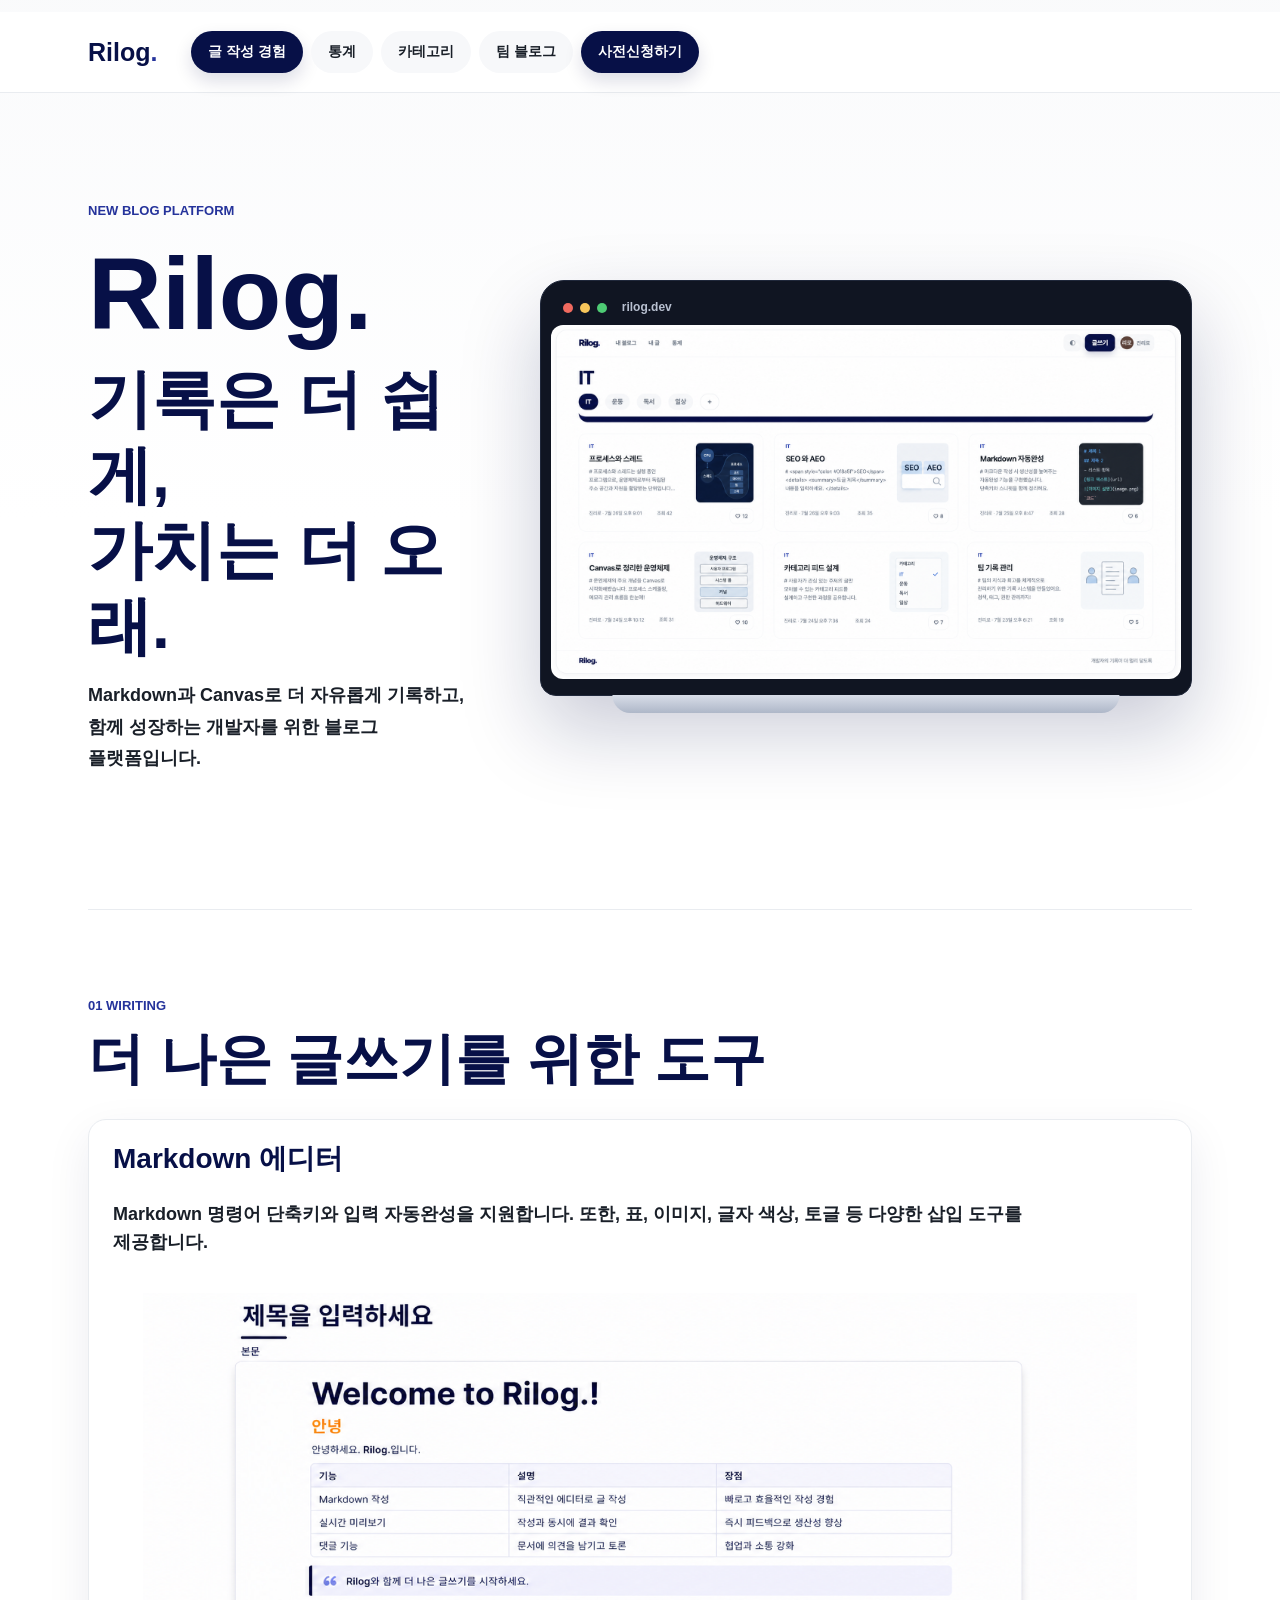
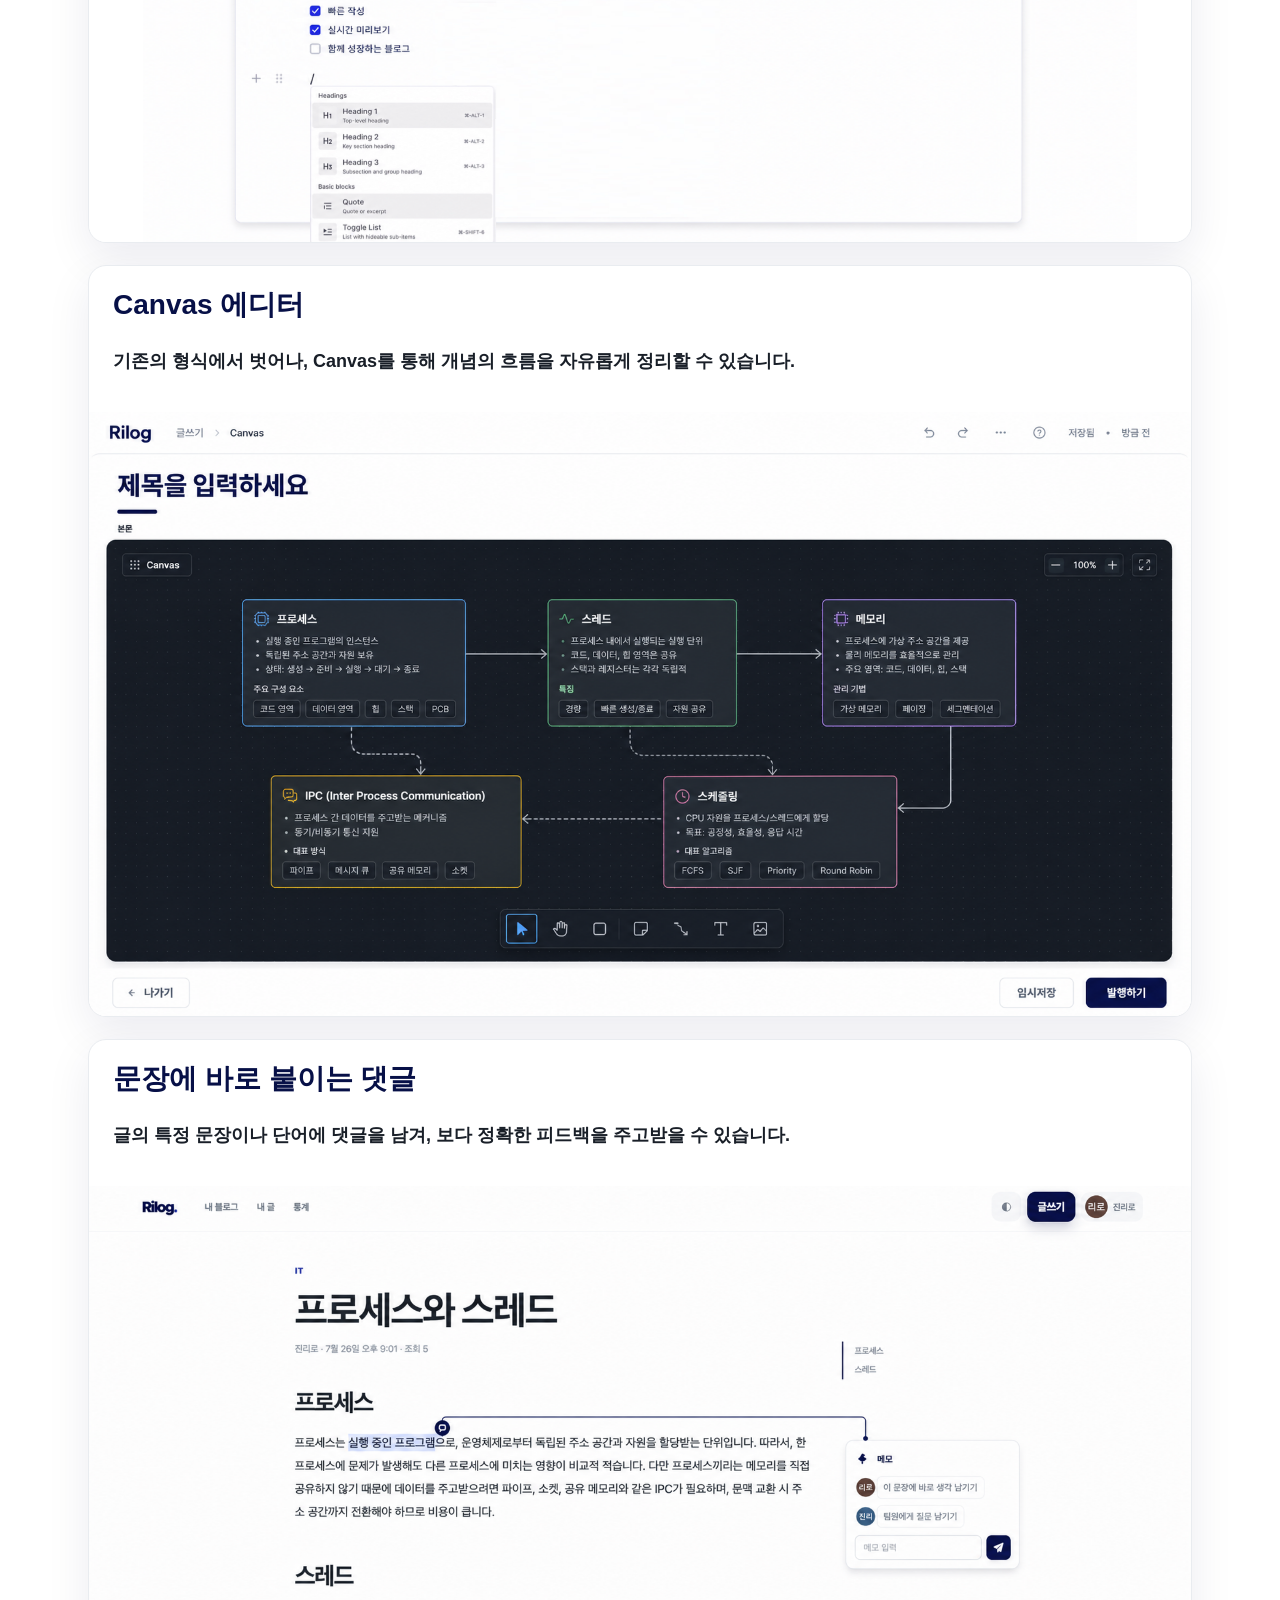
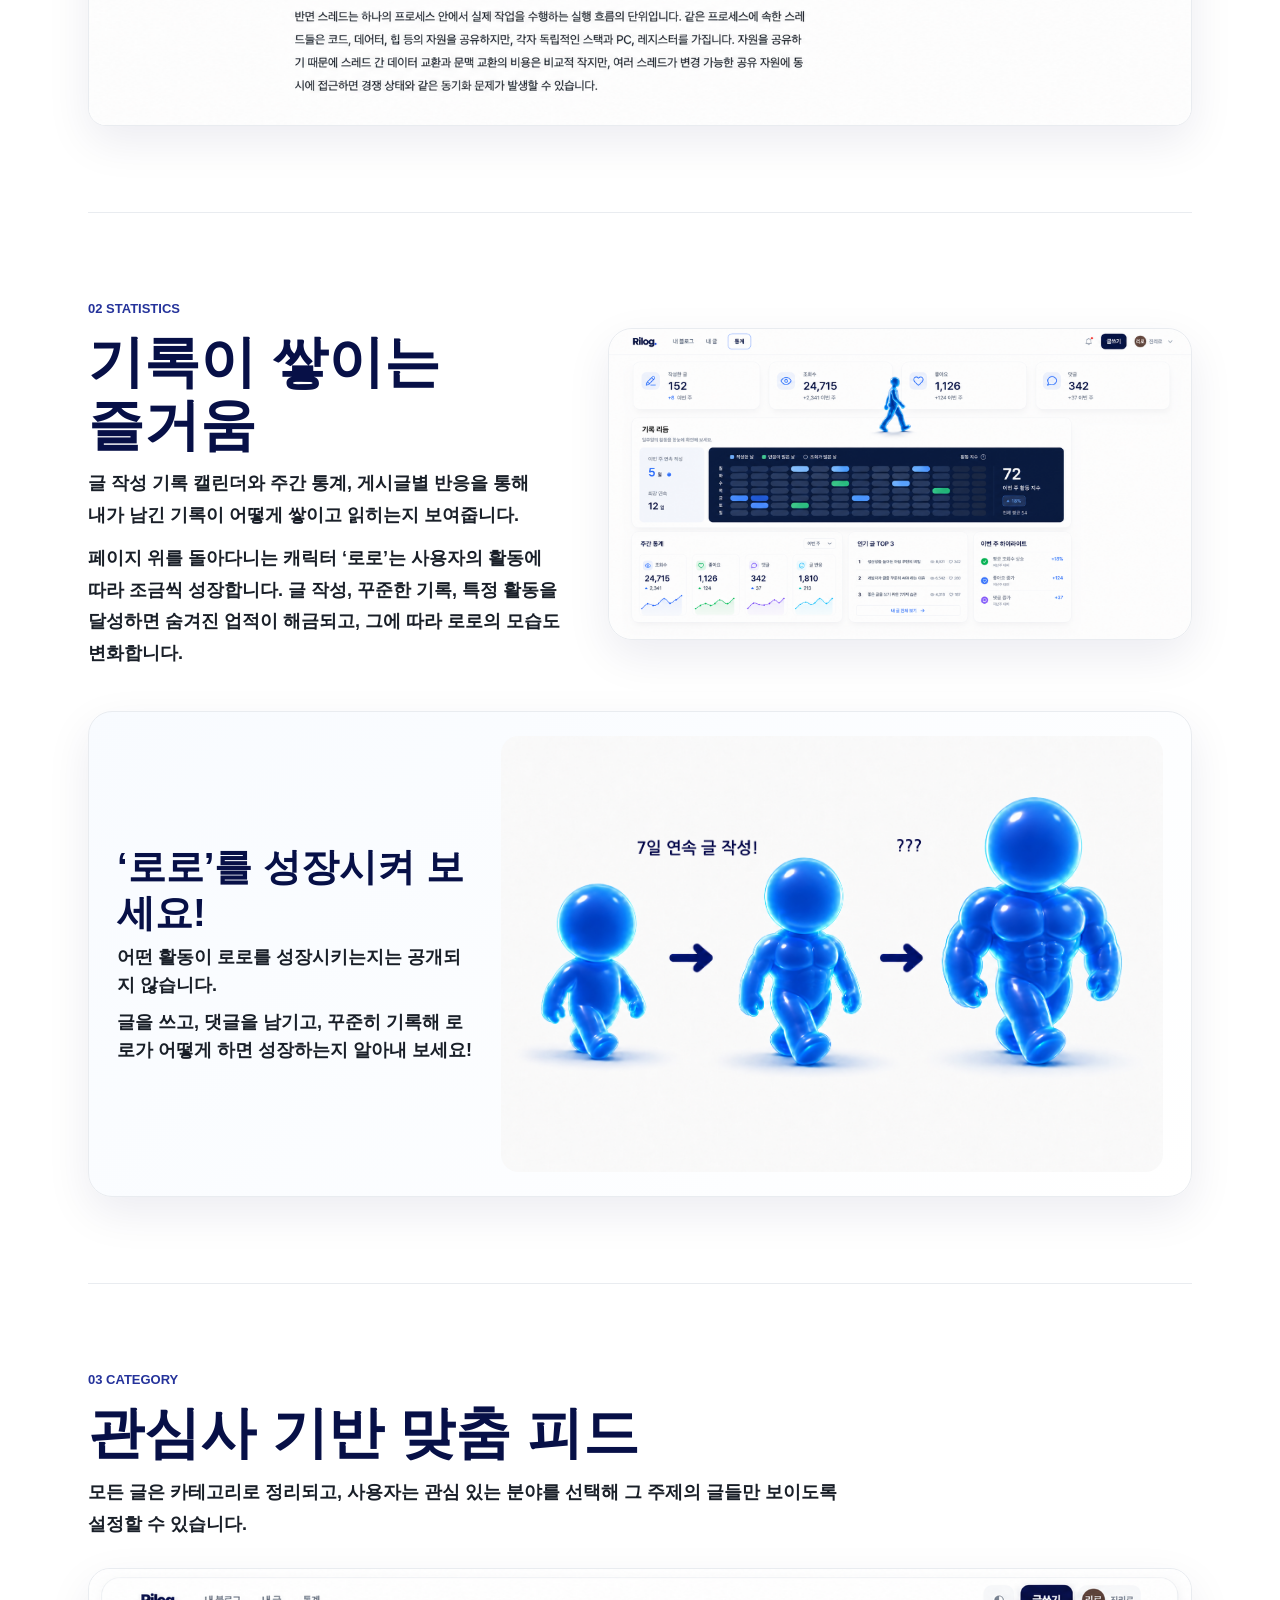
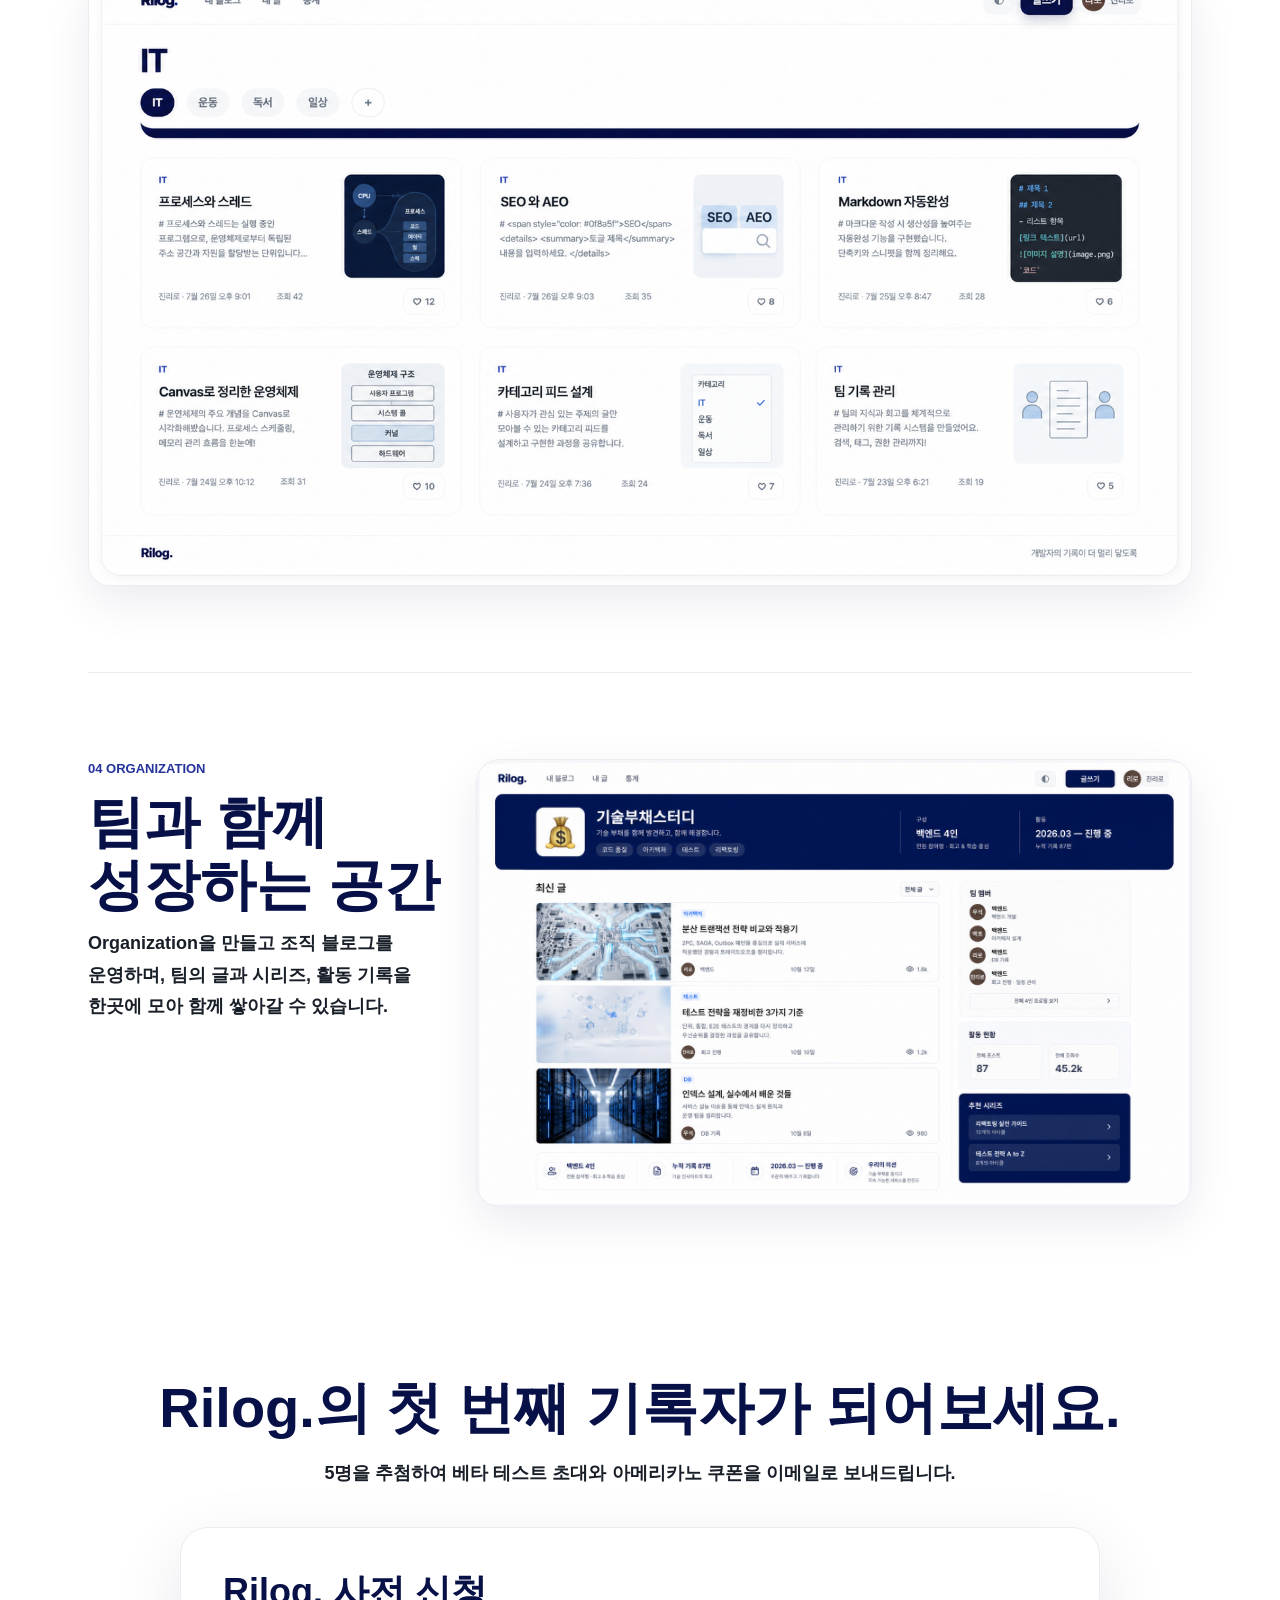
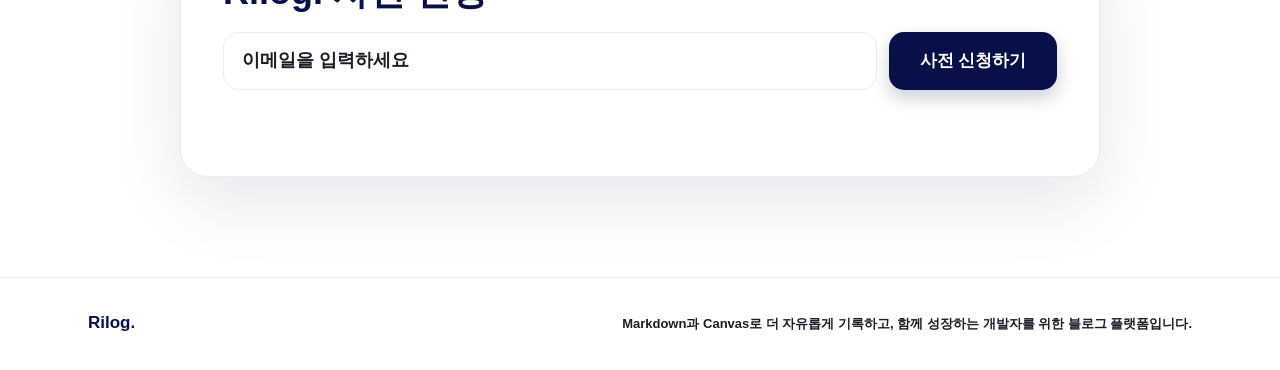
<file: index.html>
<!doctype html>
<html lang="ko">
<head>
    <meta charset="UTF-8">
    <meta name="viewport" content="width=device-width, initial-scale=1">
    <meta name="theme-color" content="#071047">
    <meta name="description" content="Rilog. 소개 페이지">
    <title>Rilog. — 새로운 기록 플랫폼</title>
    <link rel="icon" href="/icon.png" type="image/png">
    <link rel="stylesheet" href="/css/landing-base.css">
    <link rel="stylesheet" href="/css/landing.css">
</head>
<body class="landing-body">
<a class="skip-link" href="#main-content">본문으로 건너뛰기</a>
<header class="app-header landing-header">
    <div class="header-inner">
        <a class="brand" href="/landing.html" aria-label="Rilog. 소개">Rilog<span>.</span></a>
        <nav class="primary-nav landing-section-nav" aria-label="소개 섹션 바로가기">
            <a class="nav-link is-active" href="#landing-writing" aria-current="true">글 작성 경험</a>
            <a class="nav-link" href="#landing-stats">통계</a>
            <a class="nav-link" href="#landing-feed">카테고리</a>
            <a class="nav-link" href="#landing-org">팀 블로그</a>
            <a class="nav-link nav-link-cta" href="#landing-waitlist">사전신청하기</a>
        </nav>
    </div>
</header>

<main id="main-content" tabindex="-1">
    <section class="landing-hero">
        <div class="landing-hero-copy">
            <span class="landing-eyebrow">NEW BLOG PLATFORM</span>
            <h1>Rilog.</h1>
            <h2 class="landing-hero-title">기록은 더 쉽게,<br>가치는 더 오래.</h2>
            <p>Markdown과 Canvas로 더 자유롭게 기록하고,<br>함께 성장하는 개발자를 위한 블로그 플랫폼입니다.</p>
        </div>
        <div class="landing-laptop">
            <div class="landing-browser-chrome" aria-hidden="true">
                <span></span>
                <span></span>
                <span></span>
                <strong>rilog.dev</strong>
            </div>
            <div class="landing-laptop-screen">
                <img src="/images/landing/category-feed-curated.png" alt="맥북에서 실행 중인 Rilog. 카테고리 피드 화면">
            </div>
        </div>
    </section>

    <section class="landing-section landing-writing" id="landing-writing">
        <div class="landing-section-copy">
            <span class="landing-eyebrow">01 WIRITING</span>
            <h2>더 나은 글쓰기를 위한 도구</h2>
        </div>
        <div class="landing-screen-grid">
            <article class="landing-screen-card">
                <div class="landing-screen-card-copy">
                    <strong>Markdown 에디터</strong>
                    <p>Markdown 명령어 단축키와 입력 자동완성을 지원합니다. 또한, 표, 이미지, 글자 색상, 토글 등 다양한 삽입 도구를 제공합니다.</p>
                </div>
                <img class="landing-screen-image-markdown" src="/images/landing/markdown-editor-rilog-toolbar.png" alt="Markdown 작성 화면과 미리보기">
            </article>
            <article class="landing-screen-card">
                <div class="landing-screen-card-copy">
                    <strong>Canvas 에디터</strong>
                    <p>기존의 형식에서 벗어나, Canvas를 통해 개념의 흐름을 자유롭게 정리할 수 있습니다.</p>
                </div>
                <img class="landing-screen-image-canvas" src="/images/landing/canvas-editor-clean.png" alt="Canvas 양식 작성 화면">
            </article>
            <article class="landing-screen-card">
                <div class="landing-screen-card-copy">
                    <strong>문장에 바로 붙이는 댓글</strong>
                    <p>글의 특정 문장이나 단어에 댓글을 남겨, 보다 정확한 피드백을 주고받을 수 있습니다.</p>
                </div>
                <img class="landing-screen-image-memo" src="/images/landing/inline-memo-post-detail.png" alt="게시글 문장에 댓글 메모를 남기는 Rilog. 화면">
            </article>
        </div>
    </section>

    <section class="landing-section landing-stats" id="landing-stats">
        <div class="landing-section-copy">
            <span class="landing-eyebrow">02 STATISTICS</span>
            <h2>기록이 쌓이는 즐거움</h2>
            <p>글 작성 기록 캘린더와 주간 통계, 게시글별 반응을 통해 내가 남긴 기록이 어떻게 쌓이고 읽히는지 보여줍니다.</p>
            <p>페이지 위를 돌아다니는 캐릭터 ‘로로’는 사용자의 활동에 따라 조금씩 성장합니다. 글 작성, 꾸준한 기록, 특정 활동을 달성하면 숨겨진 업적이 해금되고, 그에 따라 로로의 모습도 변화합니다.</p>
        </div>
        <div class="landing-stats-visual">
            <img class="landing-stats-screen" src="/images/landing/stats-dashboard-rureo.png" alt="로로가 걸어다니는 Rilog. 통계 화면">
        </div>
        <div class="landing-rureo-evolution">
            <div class="landing-rureo-evolution-copy">
                <strong>‘로로’를 성장시켜 보세요!</strong>
                <p>어떤 활동이 로로를 성장시키는지는 공개되지 않습니다.</p>
                <p>글을 쓰고, 댓글을 남기고, 꾸준히 기록해 로로가 어떻게 하면 성장하는지 알아내 보세요!</p>
            </div>
            <img src="/images/landing/rureo-evolution-cropped.png" alt="기본 로로가 몸짱 로로로 성장하는 모습">
        </div>
    </section>

    <section class="landing-section landing-feed" id="landing-feed">
        <div class="landing-section-copy">
            <span class="landing-eyebrow">03 CATEGORY</span>
            <h2>관심사 기반 맞춤 피드</h2>
            <p>모든 글은 카테고리로 정리되고, 사용자는 관심 있는 분야를 선택해 그 주제의 글들만 보이도록 설정할 수 있습니다.</p>
        </div>
        <div class="landing-wide-screen">
            <img src="/images/landing/category-feed-curated.png" alt="카테고리화된 전체 피드 화면">
        </div>
    </section>

    <section class="landing-section landing-org" id="landing-org">
        <div class="landing-section-copy">
            <span class="landing-eyebrow">04 ORGANIZATION</span>
            <h2>팀과 함께 성장하는 공간</h2>
            <p>Organization을 만들고 조직 블로그를 운영하며, 팀의 글과 시리즈, 활동 기록을 한곳에 모아 함께 쌓아갈 수 있습니다.</p>
        </div>
        <div class="landing-org-screen">
            <img src="/images/landing/organization-collaboration.png" alt="팀 멤버와 최신 글, 활동 현황을 보여주는 Rilog. Organization 팀 블로그 화면">
        </div>
    </section>

    <section class="landing-closing landing-waitlist" id="landing-waitlist">
        <h2>Rilog.의 첫 번째 기록자가 되어보세요.</h2>
        <p>5명을 추첨하여 베타 테스트 초대와 아메리카노 쿠폰을 이메일로 보내드립니다.</p>
        <form class="waitlist-card" data-waitlist-form>
            <label for="waitlist-email">Rilog. 사전 신청</label>
            <div class="waitlist-row">
                <input id="waitlist-email" name="email" type="email" autocomplete="email" placeholder="이메일을 입력하세요" required>
                <button class="button button-primary waitlist-submit" type="submit">사전 신청하기</button>
            </div>
            <p class="waitlist-message" data-waitlist-message role="status" aria-live="polite"></p>
        </form>
    </section>
</main>

<footer class="app-footer">
    <div class="footer-inner">
        <strong>Rilog.</strong>
        <span>Markdown과 Canvas로 더 자유롭게 기록하고, 함께 성장하는 개발자를 위한 블로그 플랫폼입니다.</span>
    </div>
</footer>
<script src="/js/landing.js"></script>
</body>
</html>
</file>
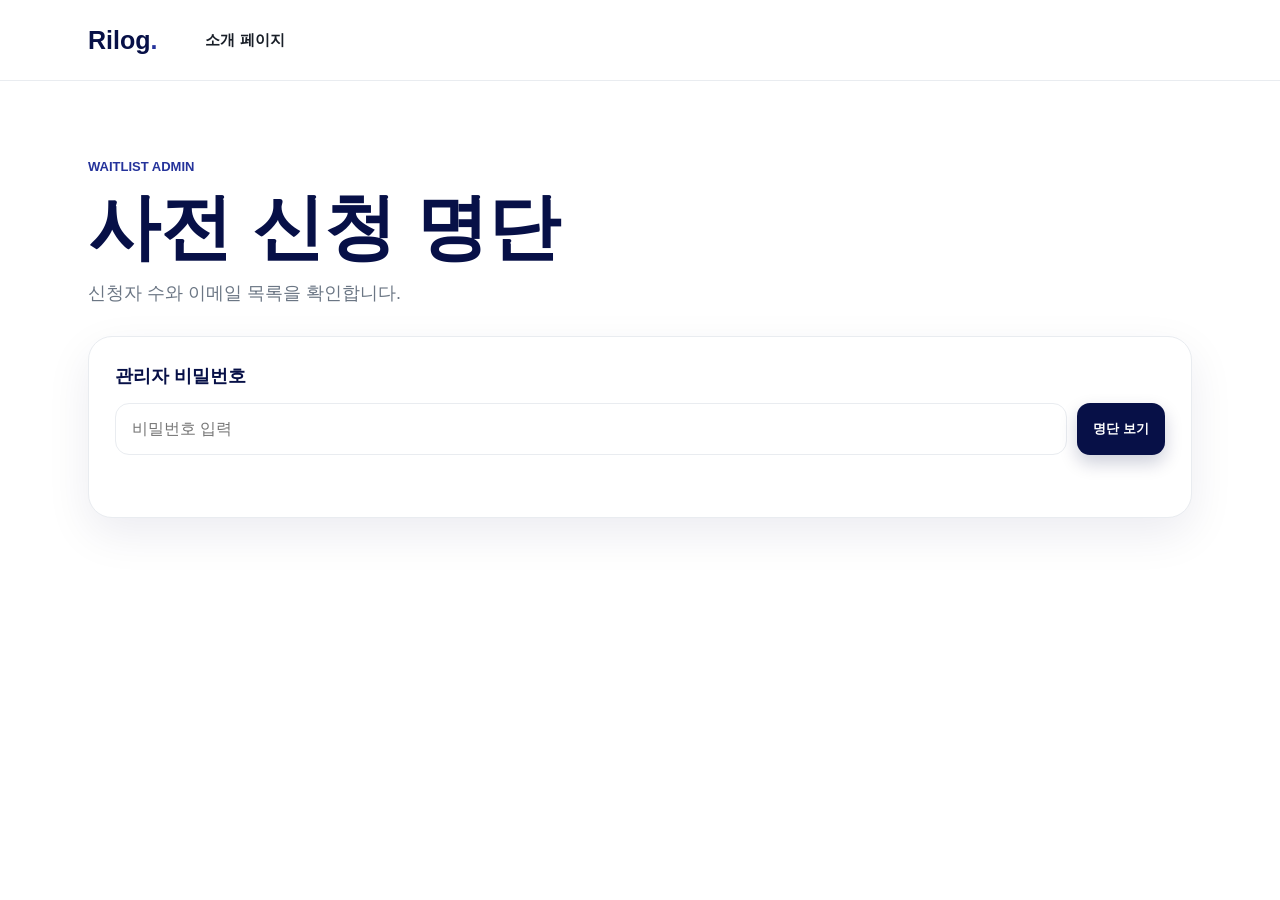
<file: admin.html>
<!doctype html>
<html lang="ko">
<head>
    <meta charset="UTF-8">
    <meta name="viewport" content="width=device-width, initial-scale=1">
    <meta name="theme-color" content="#071047">
    <meta name="description" content="Rilog. 사전 신청 관리자">
    <title>Rilog. — 사전 신청 관리자</title>
    <link rel="icon" href="/icon.png" type="image/png">
    <link rel="stylesheet" href="/css/landing-base.css">
    <link rel="stylesheet" href="/css/admin.css">
</head>
<body class="admin-body">
<a class="skip-link" href="#main-content">본문으로 건너뛰기</a>
<header class="app-header">
    <div class="header-inner">
        <a class="brand" href="/landing.html" aria-label="Rilog. 소개">Rilog<span>.</span></a>
        <nav class="primary-nav" aria-label="관리자 내비게이션">
            <a class="nav-link" href="/landing.html">소개 페이지</a>
        </nav>
    </div>
</header>

<main class="admin-main" id="main-content" tabindex="-1">
    <section class="admin-hero">
        <span class="admin-eyebrow">Waitlist Admin</span>
        <h1>사전 신청 명단</h1>
        <p>신청자 수와 이메일 목록을 확인합니다.</p>
    </section>

    <section class="admin-card">
        <form class="admin-login" data-admin-form>
            <label for="admin-password">관리자 비밀번호</label>
            <div class="admin-login-row">
                <input id="admin-password" name="password" type="password" autocomplete="current-password" placeholder="비밀번호 입력" required>
                <button class="button button-primary" type="submit">명단 보기</button>
            </div>
        </form>
        <p class="admin-message" data-admin-message role="status" aria-live="polite"></p>
    </section>

    <section class="admin-summary" data-admin-content hidden>
        <article class="admin-count-card">
            <span>총 신청자</span>
            <strong data-admin-count>0</strong>
        </article>
        <article class="admin-table-card">
            <div class="admin-table-heading">
                <h2>신청 이메일</h2>
                <button class="button button-secondary" type="button" data-admin-refresh>새로고침</button>
            </div>
            <div class="admin-table-wrap">
                <table>
                    <thead>
                    <tr>
                        <th scope="col">이메일</th>
                        <th scope="col">신청 시각</th>
                    </tr>
                    </thead>
                    <tbody data-admin-rows></tbody>
                </table>
            </div>
        </article>
    </section>
</main>

<script src="/js/admin.js"></script>
</body>
</html>
</file>
<file: css/landing-base.css>
:root {
    color-scheme: light;
    --navy-950: #071047;
    --navy-900: #0b1558;
    --navy-700: #25339b;
    --navy-100: #e9ecff;
    --canvas: #ffffff;
    --surface: #f7f8fa;
    --surface-raised: #ffffff;
    --text: #191f28;
    --text-secondary: #6b7684;
    --text-tertiary: #8b95a1;
    --border: #e9ecf0;
    --focus: #5268ff;
    --shadow: 0 16px 45px rgba(7, 16, 71, .08);
    --header-bg: rgba(255, 255, 255, .88);
    --radius-sm: 13px;
    --page-width: 1680px;
    --transition: 180ms ease;
}

* {
    box-sizing: border-box;
}

html {
    scroll-behavior: smooth;
    background: var(--canvas);
}

body {
    min-width: 320px;
    margin: 0;
    color: var(--text);
    background: var(--canvas);
    font-family: -apple-system, BlinkMacSystemFont, "Pretendard", "Segoe UI", sans-serif;
    font-size: 16px;
    line-height: 1.55;
    letter-spacing: 0;
}

a {
    color: inherit;
    text-decoration: none;
}

button,
a {
    -webkit-tap-highlight-color: transparent;
}

:focus-visible {
    outline: 3px solid var(--focus);
    outline-offset: 3px;
}

.skip-link {
    position: fixed;
    z-index: 100;
    top: 12px;
    left: 12px;
    padding: 10px 14px;
    color: white;
    background: #071047;
    border-radius: 10px;
    transform: translateY(-160%);
}

.skip-link:focus {
    transform: translateY(0);
}

.app-header {
    position: sticky;
    z-index: 20;
    top: 0;
    border-bottom: 1px solid var(--border);
    background: var(--header-bg);
    backdrop-filter: blur(18px);
    -webkit-backdrop-filter: blur(18px);
}

.header-inner,
.footer-inner {
    width: min(calc(100% - 176px), var(--page-width));
    margin: 0 auto;
}

.header-inner {
    display: flex;
    align-items: center;
    min-height: 80px;
    gap: 34px;
}

.brand {
    flex: 0 0 auto;
    color: var(--navy-950);
    font-size: 25px;
    font-weight: 900;
    letter-spacing: 0;
}

.brand span {
    color: var(--navy-700);
}

.primary-nav {
    display: flex;
    align-items: center;
    gap: 4px;
}

.nav-link {
    padding: 10px 14px;
    color: var(--text);
    border-radius: 11px;
    font-size: 15px;
    font-weight: 800;
}

.nav-link:hover,
.nav-link.is-active {
    color: var(--text);
    background: var(--surface);
}

.header-actions {
    display: flex;
    align-items: center;
    gap: 9px;
    margin-left: auto;
}

.button {
    display: inline-flex;
    align-items: center;
    justify-content: center;
    min-height: 44px;
    padding: 10px 16px;
    border: 0;
    border-radius: var(--radius-sm);
    font-weight: 750;
    cursor: pointer;
    transition: transform var(--transition), background var(--transition), color var(--transition), opacity var(--transition);
}

.button:hover {
    transform: translateY(-1px);
}

.button-primary {
    color: white;
    background: #071047;
    box-shadow: 0 8px 18px rgba(7, 16, 71, .2);
}

.button-secondary {
    color: var(--text);
    background: var(--surface);
}

.app-footer {
    border-top: 1px solid var(--border);
}

.footer-inner {
    display: flex;
    align-items: center;
    justify-content: space-between;
    min-height: 92px;
    color: var(--text);
    font-size: 13px;
    font-weight: 800;
}

.footer-inner strong {
    color: var(--navy-950);
    font-size: 17px;
}

@media (max-width: 760px) {
    .header-inner,
    .footer-inner {
        width: min(calc(100% - 28px), var(--page-width));
    }

    .header-inner {
        min-height: 68px;
        gap: 12px;
    }

    .primary-nav {
        display: none;
    }

    .header-actions {
        gap: 6px;
    }

    .header-actions > .button {
        min-height: 40px;
        padding: 8px 11px;
        font-size: 13px;
    }
}
</file>
<file: css/landing.css>
.landing-body {
    background:
            linear-gradient(180deg, color-mix(in srgb, var(--surface) 65%, transparent), transparent 520px),
            var(--canvas);
    letter-spacing: 0;
}

.landing-header {
    position: sticky;
}

.landing-hero,
.landing-section,
.landing-closing {
    width: min(calc(100% - 176px), var(--page-width));
    margin: 0 auto;
}

.landing-hero {
    display: grid;
    grid-template-columns: minmax(320px, .76fr) minmax(0, 1.24fr);
    align-items: center;
    gap: 52px;
    min-height: calc(100vh - 72px);
    padding: 62px 0 76px;
}

.landing-hero-copy {
    display: grid;
    justify-items: start;
    gap: 16px;
}

.landing-eyebrow {
    color: var(--navy-700);
    font-size: 13px;
    font-weight: 900;
    letter-spacing: 0;
    text-transform: uppercase;
}

.landing-hero h1,
.landing-section h2,
.landing-closing h2 {
    margin: 0;
    color: var(--navy-950);
    line-height: 1.12;
    letter-spacing: 0;
    overflow-wrap: break-word;
    word-break: keep-all;
}

.landing-hero h1 {
    font-size: clamp(58px, 8vw, 118px);
}

.landing-hero-title {
    max-width: 720px;
    margin: -6px 0 0;
    color: var(--navy-950);
    font-size: clamp(40px, 5vw, 72px);
    line-height: 1.18;
    letter-spacing: 0;
}

.landing-hero p,
.landing-section-copy p,
.landing-closing p {
    margin: 0;
    color: var(--text);
    font-size: 18px;
    font-weight: 800;
    line-height: 1.75;
    overflow-wrap: break-word;
    word-break: keep-all;
}

.landing-hero p strong {
    color: var(--navy-950);
    font-weight: 900;
}

.landing-section-nav {
    flex-wrap: wrap;
    gap: 8px;
}

.landing-section-nav .nav-link {
    min-height: 42px;
    padding: 9px 16px;
    background: var(--surface);
    border: 1px solid transparent;
    border-radius: 999px;
    font-size: 14px;
    transition: background var(--transition), color var(--transition), border-color var(--transition), transform var(--transition);
}

.landing-section-nav .nav-link.is-active {
    color: white;
    background: var(--navy-950);
    box-shadow: 0 8px 18px rgba(7, 16, 71, .14);
}

.landing-section-nav .nav-link:hover {
    color: var(--navy-950);
    background: white;
    border-color: var(--border);
    transform: translateY(-1px);
}

.landing-section-nav .nav-link.is-active:hover {
    color: white;
    background: var(--navy-900);
}

.landing-section-nav .nav-link-cta {
    color: white;
    background: var(--navy-950);
    box-shadow: 0 8px 18px rgba(7, 16, 71, .14);
}

.landing-laptop {
    position: relative;
    min-width: 0;
    padding: 10px 10px 16px;
    background: #101522;
    border: 1px solid #20283b;
    border-radius: 24px 24px 16px 16px;
    box-shadow: 0 34px 80px rgba(7, 16, 71, .22);
}

.landing-laptop::after {
    content: "";
    position: absolute;
    left: 50%;
    bottom: -18px;
    width: 78%;
    height: 18px;
    background: linear-gradient(180deg, #d8dde8, #aeb7c8);
    border-radius: 0 0 24px 24px;
    transform: translateX(-50%);
}

.landing-browser-chrome {
    display: flex;
    align-items: center;
    gap: 7px;
    min-height: 34px;
    padding: 0 12px;
    color: #8f9aac;
    font-size: 12px;
    font-weight: 750;
}

.landing-browser-chrome span {
    width: 10px;
    height: 10px;
    background: #f06a5f;
    border-radius: 50%;
}

.landing-browser-chrome span:nth-child(2) {
    background: #f7c65b;
}

.landing-browser-chrome span:nth-child(3) {
    background: #4ecb74;
}

.landing-browser-chrome strong {
    margin-left: 8px;
    color: #b8c0d0;
}

.landing-laptop-screen {
    overflow: hidden;
    aspect-ratio: 16 / 9;
    background: #fff;
    border-radius: 12px;
}

.landing-laptop-screen img,
.landing-wide-screen img,
.landing-screen-card img,
.landing-stats-screen {
    display: block;
    width: 100%;
    height: 100%;
    object-fit: cover;
}

.landing-expandable-image {
    cursor: zoom-in;
}

.landing-expandable-image:focus-visible {
    outline: 3px solid rgba(79, 119, 255, .72);
    outline-offset: 4px;
}

.landing-section {
    display: grid;
    gap: 28px;
    padding: 86px 0;
    border-top: 1px solid var(--border);
    scroll-margin-top: 96px;
}

.landing-section-copy {
    display: grid;
    max-width: 760px;
    gap: 12px;
}

.landing-section h2,
.landing-closing h2 {
    font-size: clamp(34px, 4.6vw, 56px);
}

.landing-screen-grid {
    display: grid;
    gap: 22px;
}

.landing-screen-card {
    overflow: hidden;
    background: var(--surface-raised);
    border: 1px solid var(--border);
    border-radius: 18px;
    box-shadow: var(--shadow);
}

.landing-screen-card-copy {
    display: grid;
    gap: 8px;
    padding: 22px 24px 18px;
}

.landing-screen-card-copy strong {
    color: var(--navy-950);
    font-size: 28px;
    line-height: 1.2;
}

.landing-screen-card-copy p {
    max-width: 920px;
    color: var(--text);
    font-size: 18px;
    font-weight: 800;
    line-height: 1.55;
}

.landing-screen-card img {
    height: auto;
    object-fit: contain;
    background: #fff;
}

.landing-screen-image-markdown {
    aspect-ratio: 1777 / 885;
}

.landing-screen-image-canvas {
    aspect-ratio: 1693 / 929;
}

.landing-screen-image-memo {
    aspect-ratio: 1793 / 877;
}

.landing-stats {
    grid-template-columns: minmax(380px, .9fr) minmax(0, 1.1fr);
    align-items: center;
    gap: 42px;
}

.landing-stats .landing-section-copy {
    grid-column: 1;
}

.landing-feature-card {
    min-width: 0;
    padding: 22px;
    background: var(--surface-raised);
    border: 1px solid var(--border);
    border-radius: 18px;
    box-shadow: var(--shadow);
}

.landing-feature-card h3 {
    margin: 0 0 8px;
    color: var(--navy-950);
    font-size: 19px;
    line-height: 1.3;
    letter-spacing: 0;
}

.landing-feature-card p {
    margin: 0;
    color: var(--text);
    font-weight: 800;
}

.landing-bullet-list {
    display: grid;
    gap: 5px;
    margin: 14px 0 0;
    padding-left: 18px;
    color: var(--text);
    font-size: 14px;
    font-weight: 800;
}

.landing-bullet-list li::marker {
    color: #15803d;
}

.landing-stats-visual {
    position: relative;
    overflow: hidden;
    background: linear-gradient(180deg, rgba(255, 255, 255, .72), rgba(255, 255, 255, .94));
    border: 1px solid var(--border);
    border-radius: 24px;
    box-shadow: var(--shadow);
    aspect-ratio: 1716 / 916;
}

.landing-stats-screen {
    position: static;
    width: 100%;
    height: 100%;
    object-fit: cover;
    object-position: center;
    border-radius: inherit;
}

.landing-rureo-evolution {
    grid-column: 1 / -1;
    display: grid;
    grid-template-columns: minmax(260px, .54fr) minmax(0, 1fr);
    align-items: center;
    gap: 26px;
    overflow: hidden;
    padding: 24px 28px;
    background: linear-gradient(135deg, rgba(248, 251, 255, .98), rgba(255, 255, 255, .98));
    border: 1px solid var(--border);
    border-radius: 24px;
    box-shadow: var(--shadow);
}

.landing-rureo-evolution-copy {
    display: grid;
    gap: 9px;
}

.landing-rureo-evolution-copy strong {
    color: var(--navy-950);
    font-size: clamp(26px, 3vw, 42px);
    line-height: 1.18;
}

.landing-rureo-evolution-copy p {
    margin: 0;
    color: var(--text);
    font-size: 18px;
    font-weight: 800;
    line-height: 1.55;
}

.landing-rureo-evolution img {
    display: block;
    width: 100%;
    height: auto;
    border-radius: 18px;
}

.landing-wide-screen {
    overflow: hidden;
    aspect-ratio: 1677 / 938;
    background: var(--surface-raised);
    border: 1px solid var(--border);
    border-radius: 22px;
    box-shadow: var(--shadow);
}

.landing-org {
    grid-template-columns: minmax(360px, .58fr) minmax(0, 1.42fr);
    align-items: start;
}

.landing-org-screen {
    overflow: hidden;
    background: var(--surface-raised);
    border: 1px solid var(--border);
    border-radius: 24px;
    box-shadow: var(--shadow);
}

.landing-org-screen img {
    display: block;
    width: 100%;
    height: auto;
    object-fit: contain;
}

.landing-closing {
    display: grid;
    justify-items: center;
    gap: 18px;
    padding: 84px 0 100px;
    text-align: center;
}

.landing-closing p {
    max-width: 760px;
}

.landing-waitlist {
    scroll-margin-top: 96px;
}

.waitlist-card {
    display: grid;
    width: min(100%, 920px);
    gap: 18px;
    margin-top: 20px;
    padding: clamp(24px, 4vw, 42px);
    text-align: left;
    background: var(--surface-raised);
    border: 1px solid var(--border);
    border-radius: 28px;
    box-shadow: 0 24px 70px rgba(7, 16, 71, .1);
}

.waitlist-card label {
    color: var(--navy-950);
    font-size: clamp(24px, 3vw, 36px);
    font-weight: 900;
    line-height: 1.2;
}

.waitlist-row {
    display: flex;
    gap: 12px;
}

.waitlist-row input {
    flex: 1 1 auto;
    min-width: 0;
    min-height: 58px;
    padding: 0 18px;
    color: var(--text);
    background: #fff;
    border: 1px solid var(--border);
    border-radius: 15px;
    font: inherit;
    font-size: 18px;
    font-weight: 650;
}

.waitlist-row input::placeholder {
    color: var(--text);
    font-weight: 800;
}

.waitlist-submit {
    min-width: 168px;
    min-height: 58px;
    border-radius: 15px;
    font-size: 17px;
}

.waitlist-submit:disabled {
    cursor: wait;
    opacity: .62;
    transform: none;
}

.waitlist-message {
    min-height: 26px;
    margin: 0;
    color: var(--text);
    font-size: 15px;
    font-weight: 800;
}

.waitlist-message[data-tone="success"] {
    color: #16713a;
}

.waitlist-message[data-tone="error"] {
    color: #c2413d;
}

.is-lightbox-open {
    overflow: hidden;
}

.landing-lightbox {
    position: fixed;
    inset: 0;
    z-index: 100;
    display: grid;
    place-items: center;
    padding: 34px;
    background: rgba(7, 16, 71, .72);
    opacity: 0;
    pointer-events: none;
    transition: opacity var(--transition);
}

.landing-lightbox.is-open {
    opacity: 1;
    pointer-events: auto;
}

.landing-lightbox-frame {
    display: grid;
    max-width: min(92vw, 1480px);
    max-height: 86vh;
    margin: 0;
    overflow: hidden;
    background: #fff;
    border: 1px solid rgba(255, 255, 255, .42);
    border-radius: 22px;
    box-shadow: 0 40px 100px rgba(7, 16, 71, .36);
    transform: translateY(10px) scale(.98);
    transition: transform var(--transition);
}

.landing-lightbox.is-open .landing-lightbox-frame {
    transform: translateY(0) scale(1);
}

.landing-lightbox-image {
    display: block;
    width: 100%;
    max-width: 100%;
    height: auto;
    max-height: 86vh;
    object-fit: contain;
}

.landing-lightbox-close {
    position: fixed;
    top: 22px;
    right: 22px;
    display: grid;
    place-items: center;
    width: 44px;
    height: 44px;
    padding: 0;
    color: var(--navy-950);
    background: rgba(255, 255, 255, .94);
    border: 1px solid rgba(255, 255, 255, .72);
    border-radius: 50%;
    box-shadow: 0 18px 40px rgba(7, 16, 71, .22);
    cursor: pointer;
    font-size: 28px;
    font-weight: 800;
    line-height: 1;
}

.landing-lightbox-close:focus-visible {
    outline: 3px solid rgba(79, 119, 255, .72);
    outline-offset: 3px;
}

@media (max-width: 1200px) {
    .landing-hero,
    .landing-stats,
    .landing-org {
        grid-template-columns: 1fr;
    }

    .landing-hero {
        min-height: auto;
    }

    .landing-screen-grid {
        grid-template-columns: 1fr;
    }

    .landing-stats-visual {
        min-height: 360px;
    }
}

@media (max-width: 760px) {
    .landing-hero,
    .landing-section,
    .landing-closing {
        width: min(calc(100% - 28px), var(--page-width));
    }

    .landing-hero {
        gap: 28px;
        padding: 38px 0 56px;
    }

    .landing-hero h1 {
        font-size: clamp(52px, 20vw, 78px);
    }

    .landing-hero-title {
        font-size: clamp(34px, 12vw, 50px);
    }

    .landing-hero p,
    .landing-section-copy p,
    .landing-closing p {
        font-size: 16px;
        line-height: 1.65;
    }

    .landing-section-nav {
        display: flex;
        flex: 1 1 100%;
        flex-wrap: nowrap;
        order: 2;
        overflow-x: auto;
        padding-bottom: 2px;
        scrollbar-width: none;
    }

    .landing-section-nav::-webkit-scrollbar {
        display: none;
    }

    .landing-section-nav .nav-link {
        flex: 0 0 auto;
        white-space: nowrap;
    }

    .landing-laptop {
        padding: 7px 7px 12px;
        border-radius: 18px 18px 12px 12px;
    }

    .landing-browser-chrome {
        min-height: 28px;
        padding: 0 8px;
    }

    .landing-laptop-screen,
    .landing-wide-screen {
        aspect-ratio: 4 / 3;
    }

    .landing-section {
        gap: 20px;
        padding: 56px 0;
    }

    .landing-section h2,
    .landing-closing h2 {
        font-size: clamp(30px, 12vw, 42px);
        line-height: 1.14;
    }

    .landing-screen-card-copy {
        padding: 18px 18px 15px;
    }

    .landing-screen-card-copy strong {
        font-size: 22px;
    }

    .landing-screen-card-copy p {
        font-size: 15px;
    }

    .landing-feature-card {
        padding: 18px;
    }

    .landing-stats-visual {
        aspect-ratio: 4 / 3;
    }

    .landing-stats-screen {
        object-position: 45% center;
    }

    .landing-rureo-evolution {
        grid-template-columns: 1fr;
        gap: 14px;
        padding: 20px;
    }

    .landing-rureo-evolution-copy strong {
        font-size: 24px;
    }

    .landing-rureo-evolution-copy p {
        font-size: 15px;
    }

    .landing-closing {
        padding: 58px 0 72px;
    }

    .waitlist-card {
        gap: 14px;
        margin-top: 10px;
        padding: 20px;
        border-radius: 20px;
    }

    .waitlist-row {
        display: grid;
    }

    .waitlist-row input,
    .waitlist-submit {
        min-height: 52px;
        width: 100%;
    }

    .landing-lightbox {
        padding: 16px;
    }

    .landing-lightbox-frame {
        max-width: 96vw;
        max-height: 82vh;
        border-radius: 16px;
    }

    .landing-lightbox-image {
        max-height: 82vh;
    }

    .landing-lightbox-close {
        top: 12px;
        right: 12px;
        width: 40px;
        height: 40px;
        font-size: 26px;
    }
}
</file>
<file: css/admin.css>
.admin-body {
    min-height: 100vh;
    background: var(--canvas);
    letter-spacing: 0;
}

.admin-main {
    width: min(calc(100% - 176px), 1180px);
    margin: 0 auto;
    padding: 76px 0 110px;
}

.admin-hero {
    display: grid;
    gap: 10px;
    margin-bottom: 28px;
}

.admin-eyebrow {
    color: var(--navy-700);
    font-size: 13px;
    font-weight: 900;
    letter-spacing: 0;
    text-transform: uppercase;
}

.admin-hero h1 {
    margin: 0;
    color: var(--navy-950);
    font-size: clamp(42px, 6vw, 72px);
    line-height: 1.12;
    letter-spacing: 0;
}

.admin-hero p {
    margin: 0;
    color: var(--text-secondary);
    font-size: 18px;
    line-height: 1.7;
}

.admin-card,
.admin-count-card,
.admin-table-card {
    background: var(--surface-raised);
    border: 1px solid var(--border);
    border-radius: 24px;
    box-shadow: var(--shadow);
}

.admin-card {
    display: grid;
    gap: 12px;
    padding: 26px;
}

.admin-login {
    display: grid;
    gap: 12px;
}

.admin-login label {
    color: var(--navy-950);
    font-size: 18px;
    font-weight: 850;
}

.admin-login-row {
    display: flex;
    gap: 10px;
}

.admin-login input {
    flex: 1 1 auto;
    min-width: 0;
    min-height: 52px;
    padding: 0 16px;
    color: var(--text);
    background: #fff;
    border: 1px solid var(--border);
    border-radius: 14px;
    font: inherit;
}

.admin-message {
    min-height: 24px;
    margin: 0;
    color: var(--text-secondary);
    font-weight: 700;
}

.admin-message[data-tone="success"] {
    color: #16713a;
}

.admin-message[data-tone="error"] {
    color: #c2413d;
}

.admin-summary {
    display: grid;
    grid-template-columns: 280px minmax(0, 1fr);
    gap: 18px;
    margin-top: 20px;
}

.admin-summary[hidden] {
    display: none;
}

.admin-count-card {
    display: grid;
    align-content: start;
    gap: 14px;
    padding: 26px;
}

.admin-count-card span {
    color: var(--text-secondary);
    font-weight: 850;
}

.admin-count-card strong {
    color: var(--navy-950);
    font-size: 64px;
    line-height: 1;
}

.admin-table-card {
    overflow: hidden;
}

.admin-table-heading {
    display: flex;
    align-items: center;
    justify-content: space-between;
    gap: 14px;
    padding: 22px 24px;
    border-bottom: 1px solid var(--border);
}

.admin-table-heading h2 {
    margin: 0;
    color: var(--navy-950);
    font-size: 24px;
    line-height: 1.2;
}

.admin-table-wrap {
    overflow-x: auto;
}

table {
    width: 100%;
    border-collapse: collapse;
}

th,
td {
    padding: 16px 24px;
    text-align: left;
    border-bottom: 1px solid var(--border);
}

th {
    color: var(--text-secondary);
    background: var(--surface);
    font-size: 13px;
    font-weight: 850;
}

td {
    color: var(--text);
    font-weight: 650;
}

@media (max-width: 760px) {
    .admin-main {
        width: min(calc(100% - 28px), 1180px);
        padding: 46px 0 72px;
    }

    .admin-login-row,
    .admin-summary {
        grid-template-columns: 1fr;
    }

    .admin-login-row {
        display: grid;
    }

    .admin-card,
    .admin-count-card {
        padding: 20px;
    }
}
</file>
